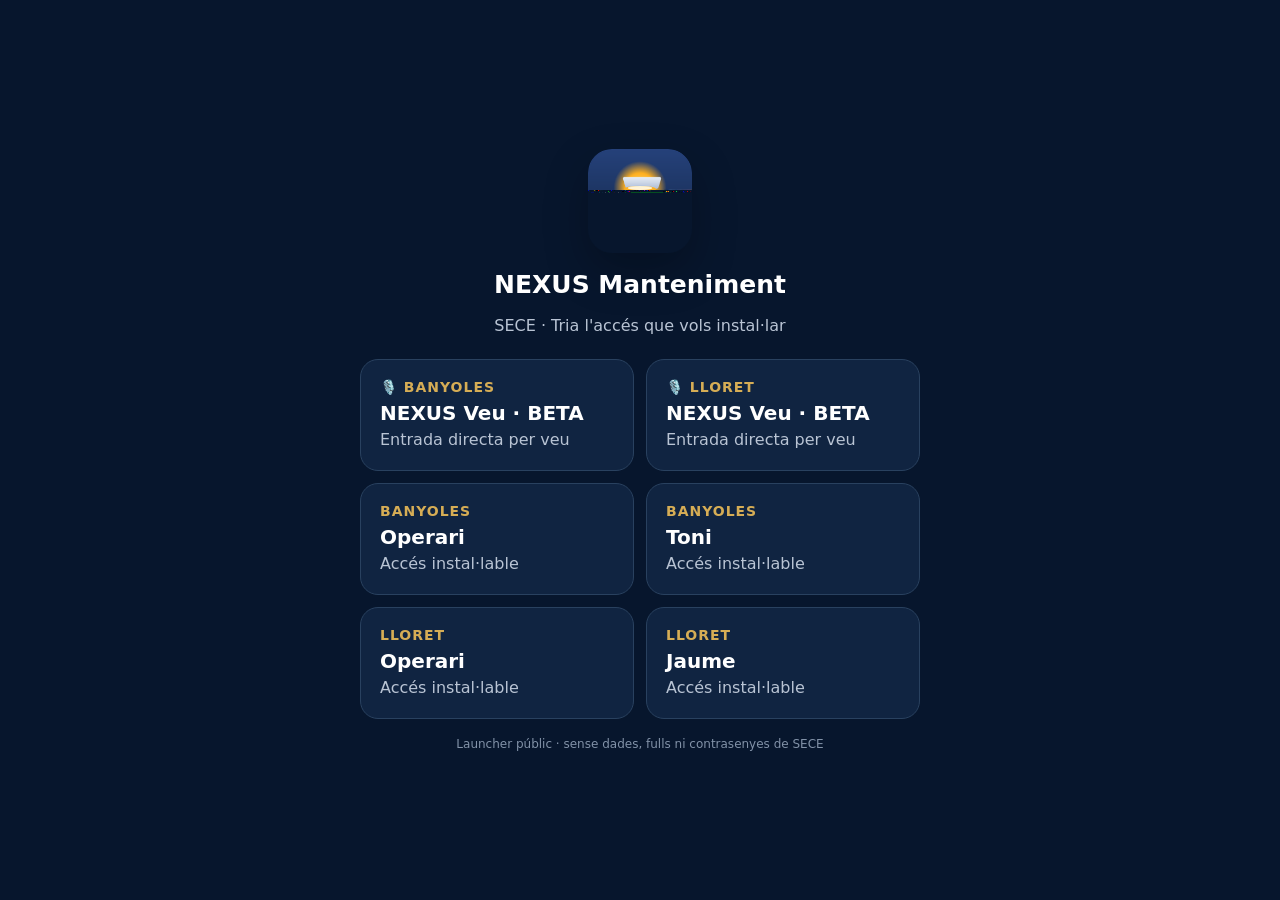
<file: index.html>
<!doctype html><html lang="ca"><head><meta charset="utf-8"><meta name="viewport" content="width=device-width,initial-scale=1,viewport-fit=cover"><title>NEXUS Manteniment · SECE</title><meta name="theme-color" content="#07162d"><link rel="apple-touch-icon" sizes="180x180" href="./icon-180.png"><link rel="icon" type="image/png" sizes="192x192" href="./icon-192.png"><link rel="stylesheet" href="./style.css"></head><body><main class="wrap"><div class="brand"><img class="logo" src="./icon-192.png" alt="NEXUS Manteniment"><h1>NEXUS Manteniment</h1><p class="muted">SECE · Tria l'accés que vols instal·lar</p></div><section class="cards"><a class="card" href="./banyoles-veu-beta/"><div class="zone">🎙️ Banyoles</div><div class="role">NEXUS Veu · BETA</div><div class="sub">Entrada directa per veu</div></a><a class="card" href="./lloret-veu-beta/"><div class="zone">🎙️ Lloret</div><div class="role">NEXUS Veu · BETA</div><div class="sub">Entrada directa per veu</div></a><a class="card" href="./banyoles-operari/"><div class="zone">Banyoles</div><div class="role">Operari</div><div class="sub">Accés instal·lable</div></a><a class="card" href="./banyoles-toni/"><div class="zone">Banyoles</div><div class="role">Toni</div><div class="sub">Accés instal·lable</div></a><a class="card" href="./lloret-operari/"><div class="zone">Lloret</div><div class="role">Operari</div><div class="sub">Accés instal·lable</div></a><a class="card" href="./lloret-jaume/"><div class="zone">Lloret</div><div class="role">Jaume</div><div class="sub">Accés instal·lable</div></a></section><div class="footer">Launcher públic · sense dades, fulls ni contrasenyes de SECE</div></main><script>if('serviceWorker'in navigator)navigator.serviceWorker.register('./sw.js').catch(()=>{});</script></body></html>
</file>
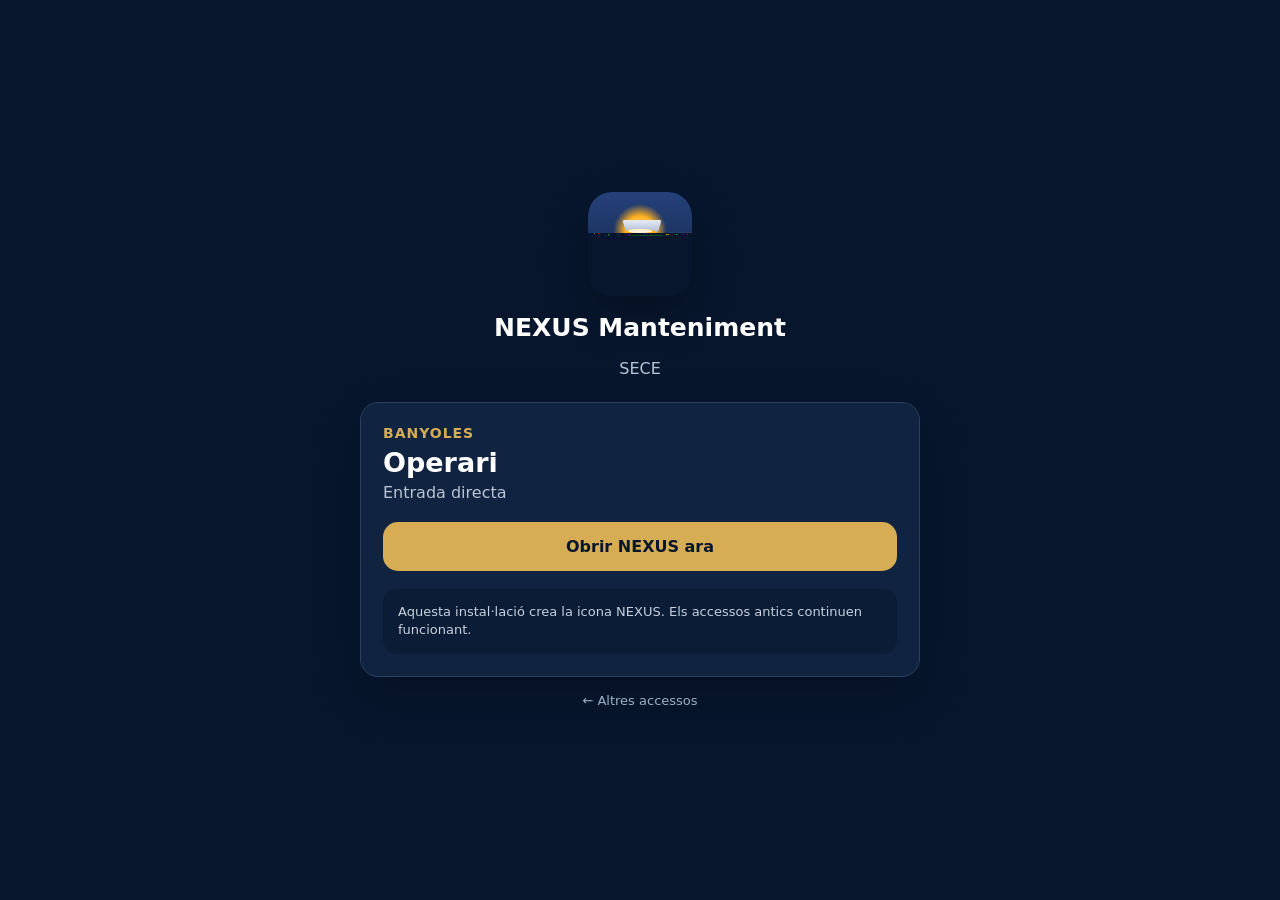
<file: banyoles-operari/index.html>
<!doctype html><html lang="ca"><head><meta charset="utf-8"><meta name="viewport" content="width=device-width,initial-scale=1,viewport-fit=cover"><title>NEXUS Banyoles · Operari</title><meta name="theme-color" content="#07162d"><meta name="apple-mobile-web-app-capable" content="yes"><meta name="apple-mobile-web-app-title" content="NEXUS Banyoles"><link rel="manifest" href="./manifest.webmanifest"><link rel="apple-touch-icon" sizes="180x180" href="../icon-180.png"><link rel="icon" type="image/png" sizes="192x192" href="../icon-192.png"><link rel="stylesheet" href="../style.css"></head><body data-target="https://script.google.com/a/*/macros/s/AKfycbybD0HQPzBN05pFbGW6v0s8sxc2utBJEYwuw9FAL5IaQkK0raX0a_owK9W8A5UioyuH/exec?rol=operari&amp;nom=Operari"><main class="wrap"><div class="brand"><img class="logo" src="../icon-192.png" alt="NEXUS"><h1>NEXUS Manteniment</h1><p class="muted">SECE</p></div><section class="panel"><div class="zone">Banyoles</div><div class="role">Operari</div><div class="sub">Entrada directa</div><div class="actions"><button id="installBtn" class="btn primary hidden">Instal·lar NEXUS</button><a class="btn primary" href="https://script.google.com/a/*/macros/s/AKfycbybD0HQPzBN05pFbGW6v0s8sxc2utBJEYwuw9FAL5IaQkK0raX0a_owK9W8A5UioyuH/exec?rol=operari&amp;nom=Operari">Obrir NEXUS ara</a></div><div id="iosHint" class="hint hidden"><b>iPhone/iPad:</b> Compartir → <b>Afegir a pantalla d'inici</b> → Obre com a app web → Afegir.</div><div class="hint">Aquesta instal·lació crea la icona NEXUS. Els accessos antics continuen funcionant.</div></section><a class="back" href="../">← Altres accessos</a></main><script src="../install.js"></script></body></html>
</file>
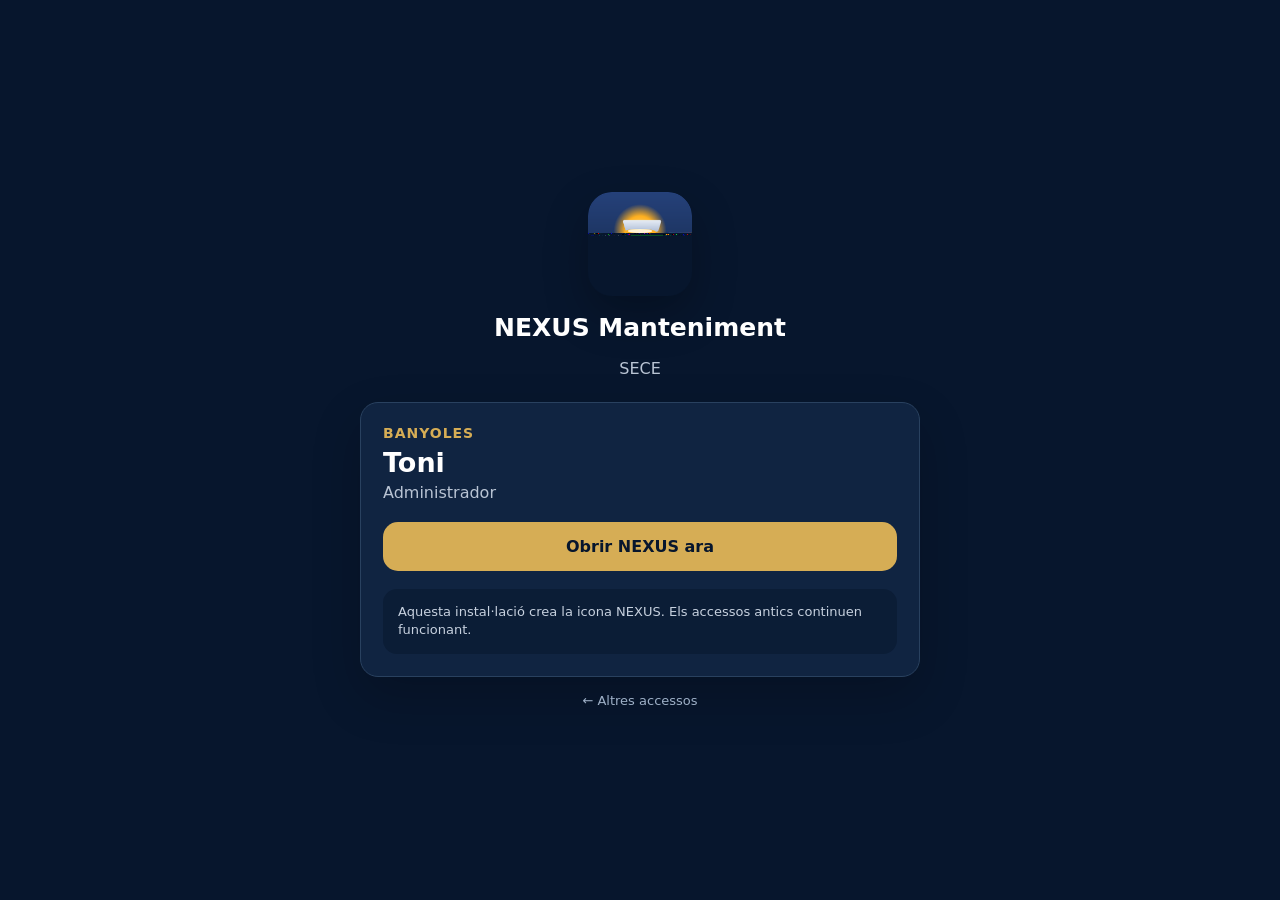
<file: banyoles-toni/index.html>
<!doctype html><html lang="ca"><head><meta charset="utf-8"><meta name="viewport" content="width=device-width,initial-scale=1,viewport-fit=cover"><title>NEXUS Banyoles · Toni</title><meta name="theme-color" content="#07162d"><meta name="apple-mobile-web-app-capable" content="yes"><meta name="apple-mobile-web-app-title" content="NEXUS Banyoles"><link rel="manifest" href="./manifest.webmanifest"><link rel="apple-touch-icon" sizes="180x180" href="../icon-180.png"><link rel="icon" type="image/png" sizes="192x192" href="../icon-192.png"><link rel="stylesheet" href="../style.css"></head><body data-target="https://script.google.com/a/*/macros/s/AKfycbybD0HQPzBN05pFbGW6v0s8sxc2utBJEYwuw9FAL5IaQkK0raX0a_owK9W8A5UioyuH/exec?rol=responsable&amp;nom=Toni"><main class="wrap"><div class="brand"><img class="logo" src="../icon-192.png" alt="NEXUS"><h1>NEXUS Manteniment</h1><p class="muted">SECE</p></div><section class="panel"><div class="zone">Banyoles</div><div class="role">Toni</div><div class="sub">Administrador</div><div class="actions"><button id="installBtn" class="btn primary hidden">Instal·lar NEXUS</button><a class="btn primary" href="https://script.google.com/a/*/macros/s/AKfycbybD0HQPzBN05pFbGW6v0s8sxc2utBJEYwuw9FAL5IaQkK0raX0a_owK9W8A5UioyuH/exec?rol=responsable&amp;nom=Toni">Obrir NEXUS ara</a></div><div id="iosHint" class="hint hidden"><b>iPhone/iPad:</b> Compartir → <b>Afegir a pantalla d'inici</b> → Obre com a app web → Afegir.</div><div class="hint">Aquesta instal·lació crea la icona NEXUS. Els accessos antics continuen funcionant.</div></section><a class="back" href="../">← Altres accessos</a></main><script src="../install.js"></script></body></html>
</file>
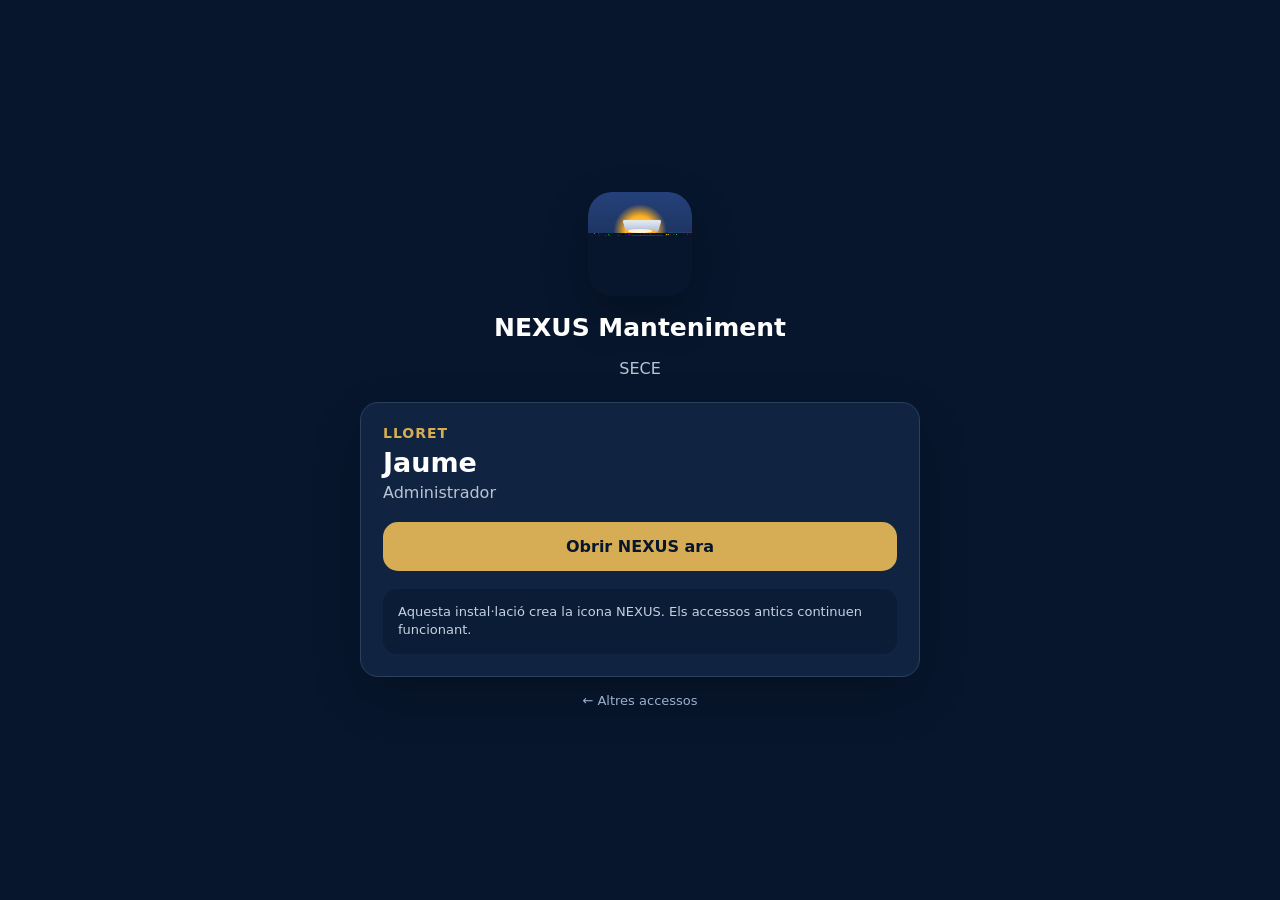
<file: lloret-jaume/index.html>
<!doctype html><html lang="ca"><head><meta charset="utf-8"><meta name="viewport" content="width=device-width,initial-scale=1,viewport-fit=cover"><title>NEXUS Lloret · Jaume</title><meta name="theme-color" content="#07162d"><meta name="apple-mobile-web-app-capable" content="yes"><meta name="apple-mobile-web-app-title" content="NEXUS Lloret"><link rel="manifest" href="./manifest.webmanifest"><link rel="apple-touch-icon" sizes="180x180" href="../icon-180.png"><link rel="icon" type="image/png" sizes="192x192" href="../icon-192.png"><link rel="stylesheet" href="../style.css"></head><body data-target="https://script.google.com/a/*/macros/s/AKfycbxFCsuk8fLX8d2Ko2oXzatH2tC4G1CD3PEaTJA2y6s6XyPblFeoOui_7rv-OTqfj3EVxQ/exec?rol=responsable&amp;nom=Jaume"><main class="wrap"><div class="brand"><img class="logo" src="../icon-192.png" alt="NEXUS"><h1>NEXUS Manteniment</h1><p class="muted">SECE</p></div><section class="panel"><div class="zone">Lloret</div><div class="role">Jaume</div><div class="sub">Administrador</div><div class="actions"><button id="installBtn" class="btn primary hidden">Instal·lar NEXUS</button><a class="btn primary" href="https://script.google.com/a/*/macros/s/AKfycbxFCsuk8fLX8d2Ko2oXzatH2tC4G1CD3PEaTJA2y6s6XyPblFeoOui_7rv-OTqfj3EVxQ/exec?rol=responsable&amp;nom=Jaume">Obrir NEXUS ara</a></div><div id="iosHint" class="hint hidden"><b>iPhone/iPad:</b> Compartir → <b>Afegir a pantalla d'inici</b> → Obre com a app web → Afegir.</div><div class="hint">Aquesta instal·lació crea la icona NEXUS. Els accessos antics continuen funcionant.</div></section><a class="back" href="../">← Altres accessos</a></main><script src="../install.js"></script></body></html>
</file>
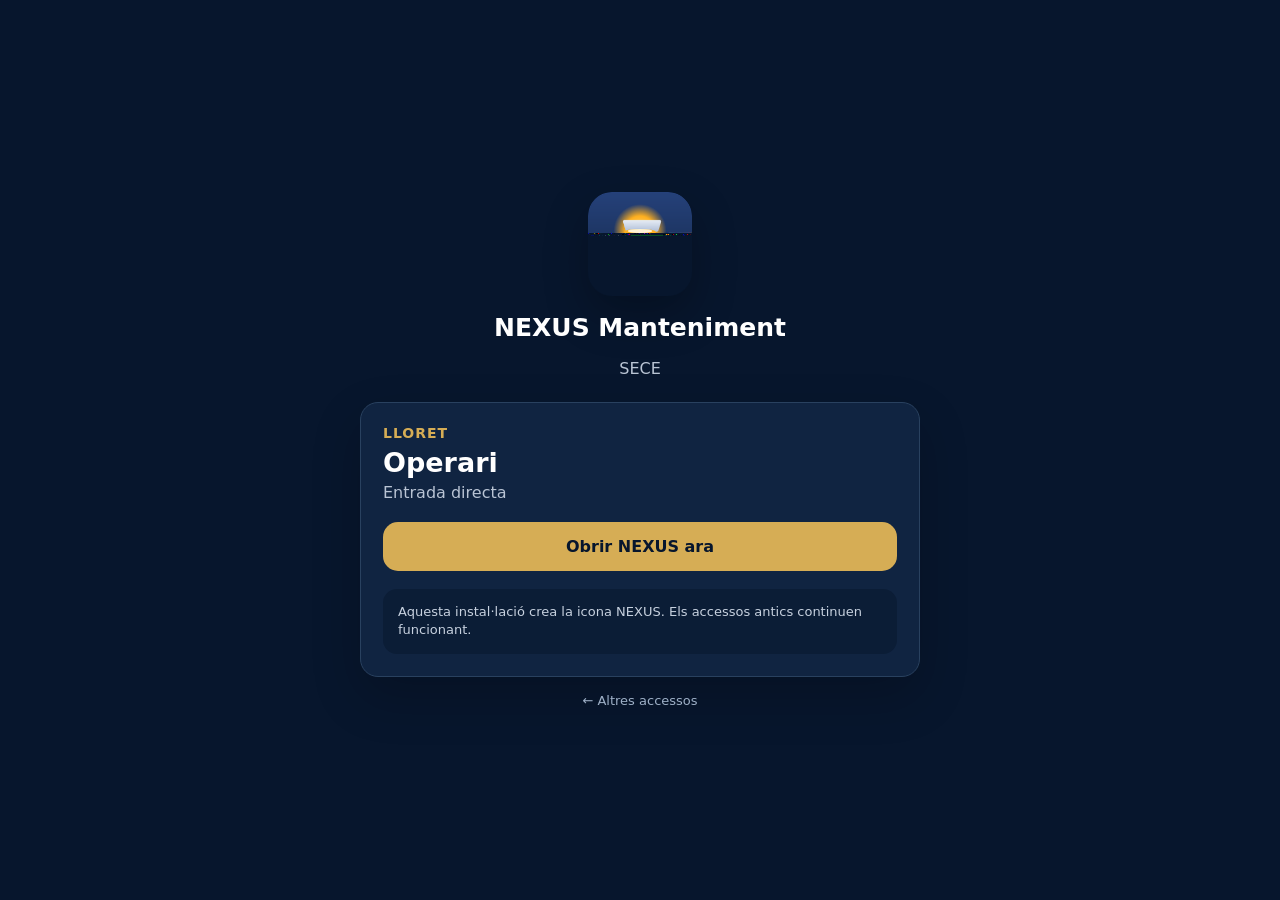
<file: lloret-operari/index.html>
<!doctype html><html lang="ca"><head><meta charset="utf-8"><meta name="viewport" content="width=device-width,initial-scale=1,viewport-fit=cover"><title>NEXUS Lloret · Operari</title><meta name="theme-color" content="#07162d"><meta name="apple-mobile-web-app-capable" content="yes"><meta name="apple-mobile-web-app-title" content="NEXUS Lloret"><link rel="manifest" href="./manifest.webmanifest"><link rel="apple-touch-icon" sizes="180x180" href="../icon-180.png"><link rel="icon" type="image/png" sizes="192x192" href="../icon-192.png"><link rel="stylesheet" href="../style.css"></head><body data-target="https://script.google.com/a/*/macros/s/AKfycbxFCsuk8fLX8d2Ko2oXzatH2tC4G1CD3PEaTJA2y6s6XyPblFeoOui_7rv-OTqfj3EVxQ/exec?rol=operari&amp;nom=Operari"><main class="wrap"><div class="brand"><img class="logo" src="../icon-192.png" alt="NEXUS"><h1>NEXUS Manteniment</h1><p class="muted">SECE</p></div><section class="panel"><div class="zone">Lloret</div><div class="role">Operari</div><div class="sub">Entrada directa</div><div class="actions"><button id="installBtn" class="btn primary hidden">Instal·lar NEXUS</button><a class="btn primary" href="https://script.google.com/a/*/macros/s/AKfycbxFCsuk8fLX8d2Ko2oXzatH2tC4G1CD3PEaTJA2y6s6XyPblFeoOui_7rv-OTqfj3EVxQ/exec?rol=operari&amp;nom=Operari">Obrir NEXUS ara</a></div><div id="iosHint" class="hint hidden"><b>iPhone/iPad:</b> Compartir → <b>Afegir a pantalla d'inici</b> → Obre com a app web → Afegir.</div><div class="hint">Aquesta instal·lació crea la icona NEXUS. Els accessos antics continuen funcionant.</div></section><a class="back" href="../">← Altres accessos</a></main><script src="../install.js"></script></body></html>
</file>
<file: style.css>
*{box-sizing:border-box}html,body{margin:0;min-height:100%;background:#07162d;color:#fff;font-family:Inter,system-ui,-apple-system,BlinkMacSystemFont,"Segoe UI",Roboto,sans-serif}body{min-height:100vh;display:grid;place-items:center;padding:24px}.wrap{width:min(560px,100%)}.brand{text-align:center;margin-bottom:24px}.logo{width:104px;height:104px;border-radius:24px;box-shadow:0 18px 44px #0004}h1{font-size:25px;line-height:1.15;margin:14px 0 5px}.muted,.sub{color:#b9c4d4}.panel,.card{background:#102441;border:1px solid #29415f;border-radius:18px}.panel{padding:22px;box-shadow:0 20px 50px #0003}.zone{color:#d6ad55;font-weight:850;font-size:14px;letter-spacing:.07em;text-transform:uppercase}.role{font-size:27px;font-weight:850;margin:6px 0 5px}.actions{display:grid;gap:11px;margin-top:20px}.btn{appearance:none;border:0;border-radius:15px;padding:15px 16px;font:inherit;font-weight:800;font-size:16px;cursor:pointer;text-align:center;text-decoration:none}.btn:disabled{opacity:.45;cursor:not-allowed}.primary{background:#d6ad55;color:#07162d}.secondary{background:#1a3152;color:#fff;border:1px solid #35506f}.hint{margin-top:18px;padding:14px 15px;border-radius:14px;background:#0b1d36;color:#c7d1df;font-size:13px;line-height:1.45}.hidden{display:none!important}.back{display:block;text-align:center;color:#9eb0c7;text-decoration:none;margin-top:16px;font-size:13px}.cards{display:grid;grid-template-columns:1fr 1fr;gap:12px}.card{display:block;text-decoration:none;color:#fff;padding:19px;min-height:112px}.card:active{transform:scale(.985);background:#173050}.card .role{font-size:20px}.footer{text-align:center;color:#8292a8;font-size:12px;margin-top:18px}.voice-capture{text-align:center;margin-top:20px}.voice-mic{width:94px;height:94px;border-radius:50%;border:0;background:#d6ad55;color:#07162d;font-size:38px;cursor:pointer;box-shadow:0 0 0 0 rgba(214,173,85,.28);transition:transform .15s,box-shadow .15s}.voice-mic:active{transform:scale(.96)}.voice-mic.listening{background:#ef4444;color:#fff;animation:voicePulse 1.15s infinite}.voice-status{min-height:40px;margin:13px auto 10px;color:#c7d1df;font-size:14px;line-height:1.4}.voice-status.live{color:#fecaca}.voice-status.ok{color:#86efac}.voice-status.warn{color:#fde68a}.voice-status.error{color:#fca5a5}.voice-text{width:100%;min-height:108px;border-radius:14px;border:1px solid #35506f;background:#091b34;color:#fff;padding:13px 14px;font:inherit;font-size:16px;line-height:1.4;resize:vertical}.voice-text:focus{outline:2px solid #d6ad55;outline-offset:2px}@keyframes voicePulse{50%{box-shadow:0 0 0 16px rgba(239,68,68,0)}}@media(max-width:520px){.cards{grid-template-columns:1fr}.panel{padding:19px}}
</file>
